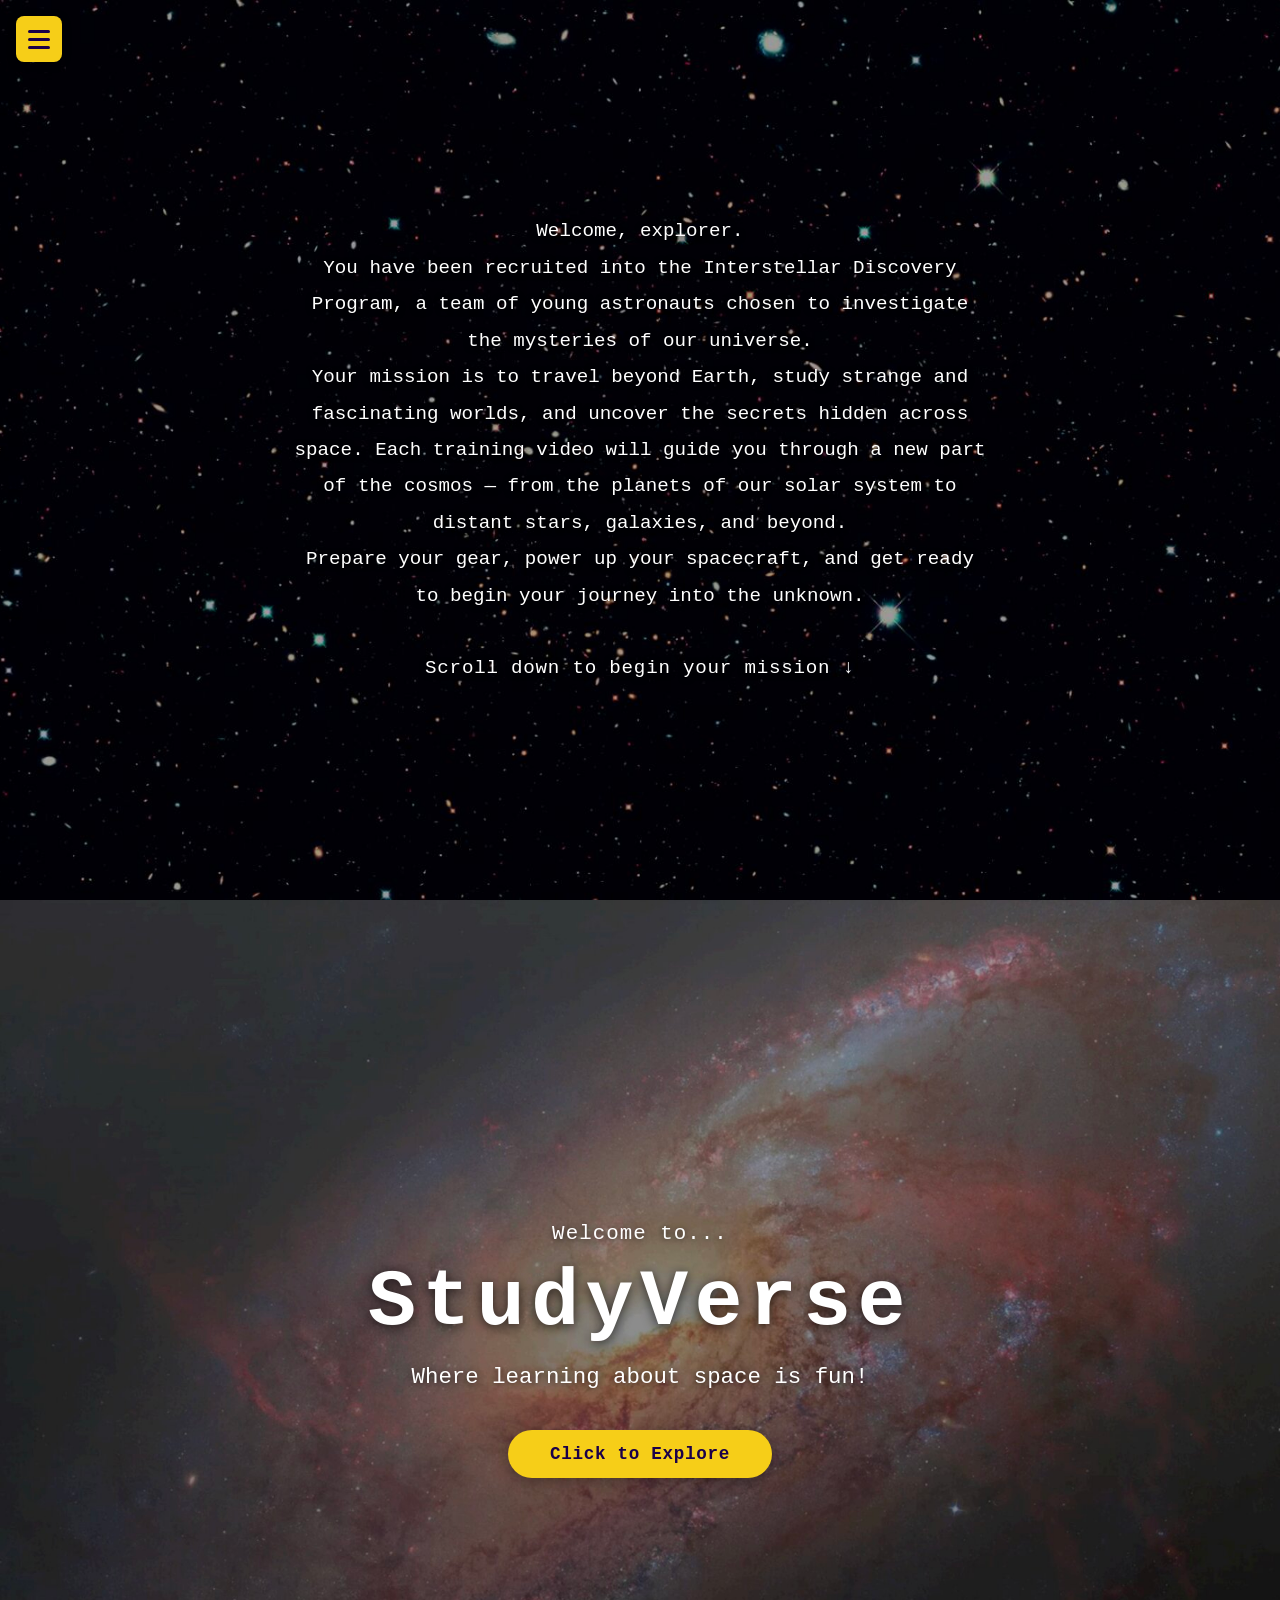
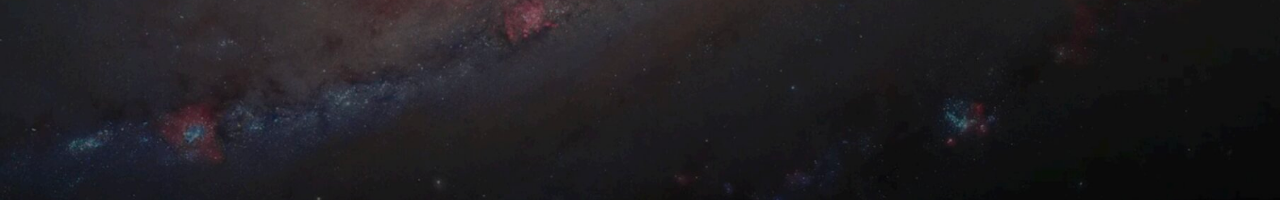
<file: index.html>
<!DOCTYPE html>
<html lang="en">
  <head>
    <meta charset="UTF-8" />
    <meta name="viewport" content="width=device-width, initial-scale=1.0" />
    <title>StudyVerse - Home</title>
    <link rel="stylesheet" href="css/home.css?v=2" />
    <link rel="stylesheet" href="css/sidebar.css?v=6" />
  </head>
  <body>

    <!-- Section 1: Storytelling Introduction -->
    <section class="intro-section">
      <div class="intro-content">
        <p>Welcome, explorer.</p>
        <p>You have been recruited into the Interstellar Discovery Program, a team of young astronauts chosen to investigate the mysteries of our universe.</p> 
        <p>Your mission is to travel beyond Earth, study strange and fascinating worlds, and uncover the secrets hidden across space. Each training video will guide you through a new part of the cosmos — from the planets of our solar system to distant stars, galaxies, and beyond.</p>
        <p>Prepare your gear, power up your spacecraft, and get ready to begin your journey into the unknown.</p>
        <p class="scroll-hint">Scroll down to begin your mission ↓</p>
      </div>
    </section>

    <!-- Section 2: Welcome -->
    <section class="welcome-section">
      <div class="welcome-content">
        <p class="welcome-label">Welcome to...</p>
        <h1 class="welcome-title">StudyVerse</h1>
        <p class="welcome-tagline">Where learning about space is fun!</p>
        <a href="video1.html" class="explore-btn">Click to Explore</a>
      </div>
    </section>

    <script src="js/progress.js?v=5"></script>
  </body>
</html>
</file>
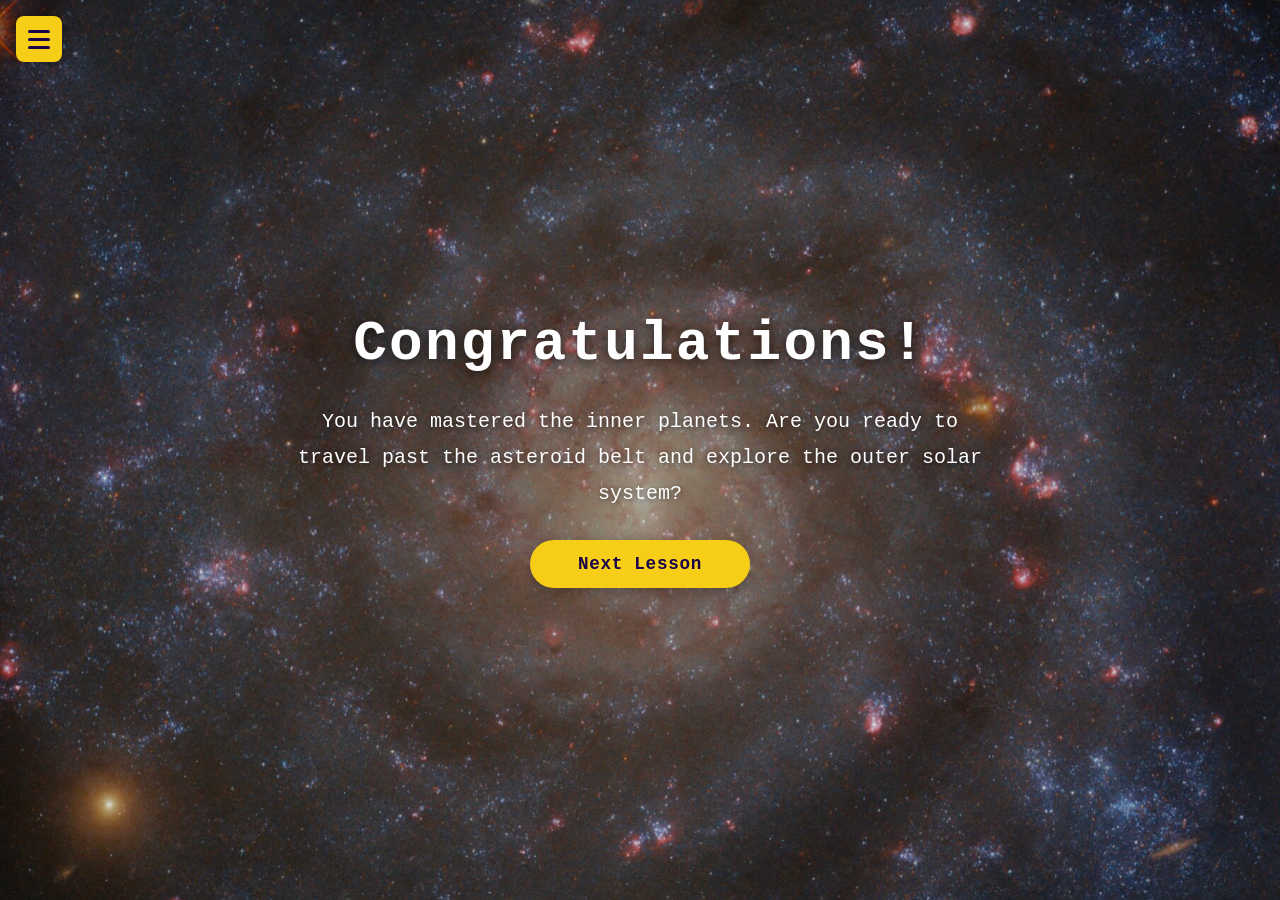
<file: congrats1.html>
<!DOCTYPE html>
<html lang="en">
  <head>
    <meta charset="UTF-8" />
    <meta name="viewport" content="width=device-width, initial-scale=1.0" />
    <title>StudyVerse - Congratulations!</title>
    <link rel="stylesheet" href="css/congrats1.css" />
    <link rel="stylesheet" href="css/sidebar.css?v=6" />
  </head>
  <body>
    <section class="congrats-page">
      <div class="congrats-content">
        <h1 class="congrats-heading">Congratulations!</h1>
        <p class="congrats-text">
          You have mastered the inner planets. Are you ready to travel past
          the asteroid belt and explore the outer solar system?
        </p>
        <a href="video2.html" class="congrats-btn">Next Lesson</a>
      </div>
    </section>
    <script src="js/progress.js?v=5"></script>
  </body>
</html>
</file>
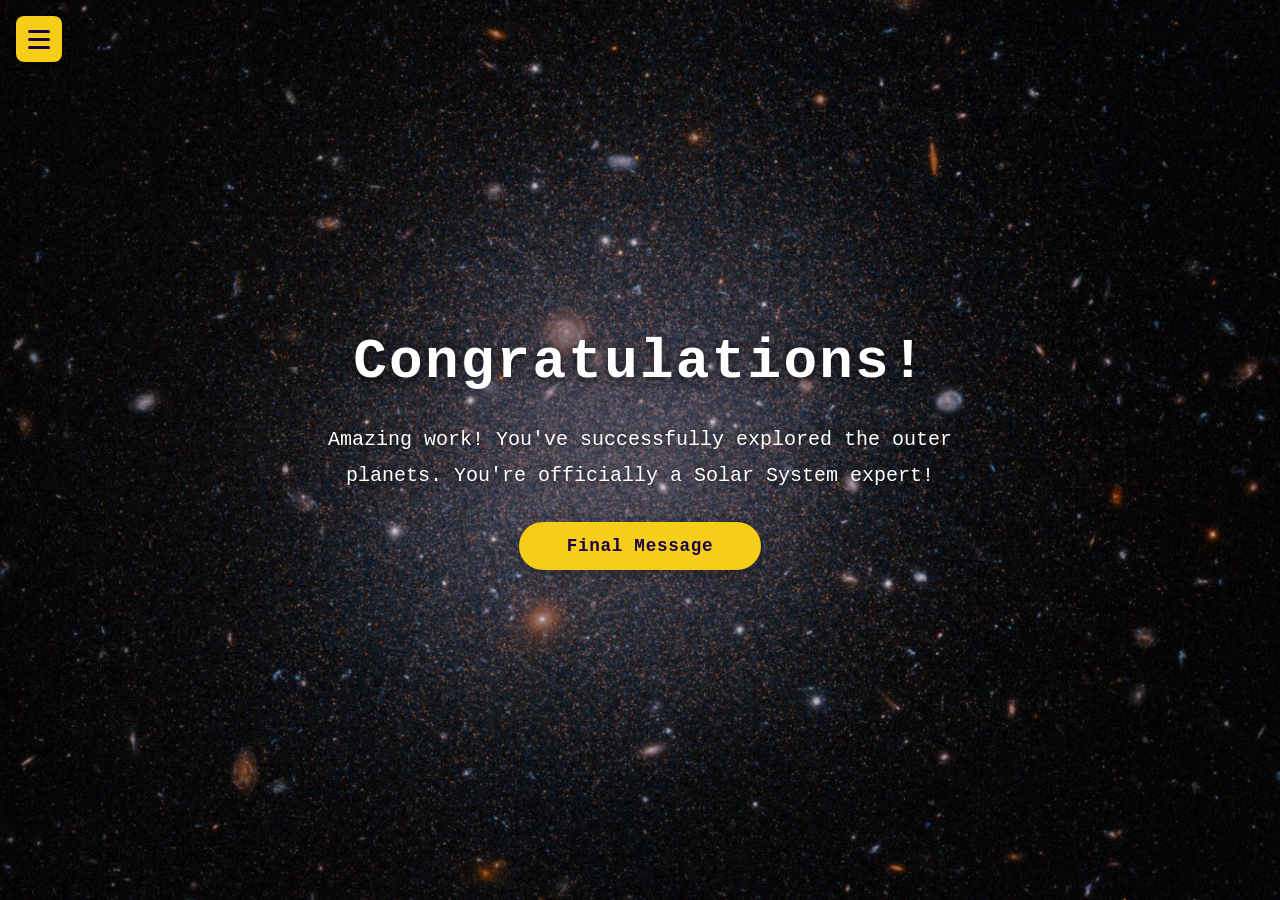
<file: congrats2.html>
<!DOCTYPE html>
<html lang="en">
  <head>
    <meta charset="UTF-8" />
    <meta name="viewport" content="width=device-width, initial-scale=1.0" />
    <title>StudyVerse - Congratulations!</title>
    <link rel="stylesheet" href="css/congrats2.css" />
    <link rel="stylesheet" href="css/sidebar.css?v=6" />
  </head>
  <body>
    <section class="congrats-page">
      <div class="congrats-content">
        <h1 class="congrats-heading">Congratulations!</h1>
        <p class="congrats-text">
          Amazing work! You've successfully explored the outer planets.
          You're officially a Solar System expert!
        </p>
        <a href="final.html" class="congrats-btn">Final Message</a>
      </div>
    </section>
    <script src="js/progress.js?v=5"></script>
  </body>
</html>
</file>
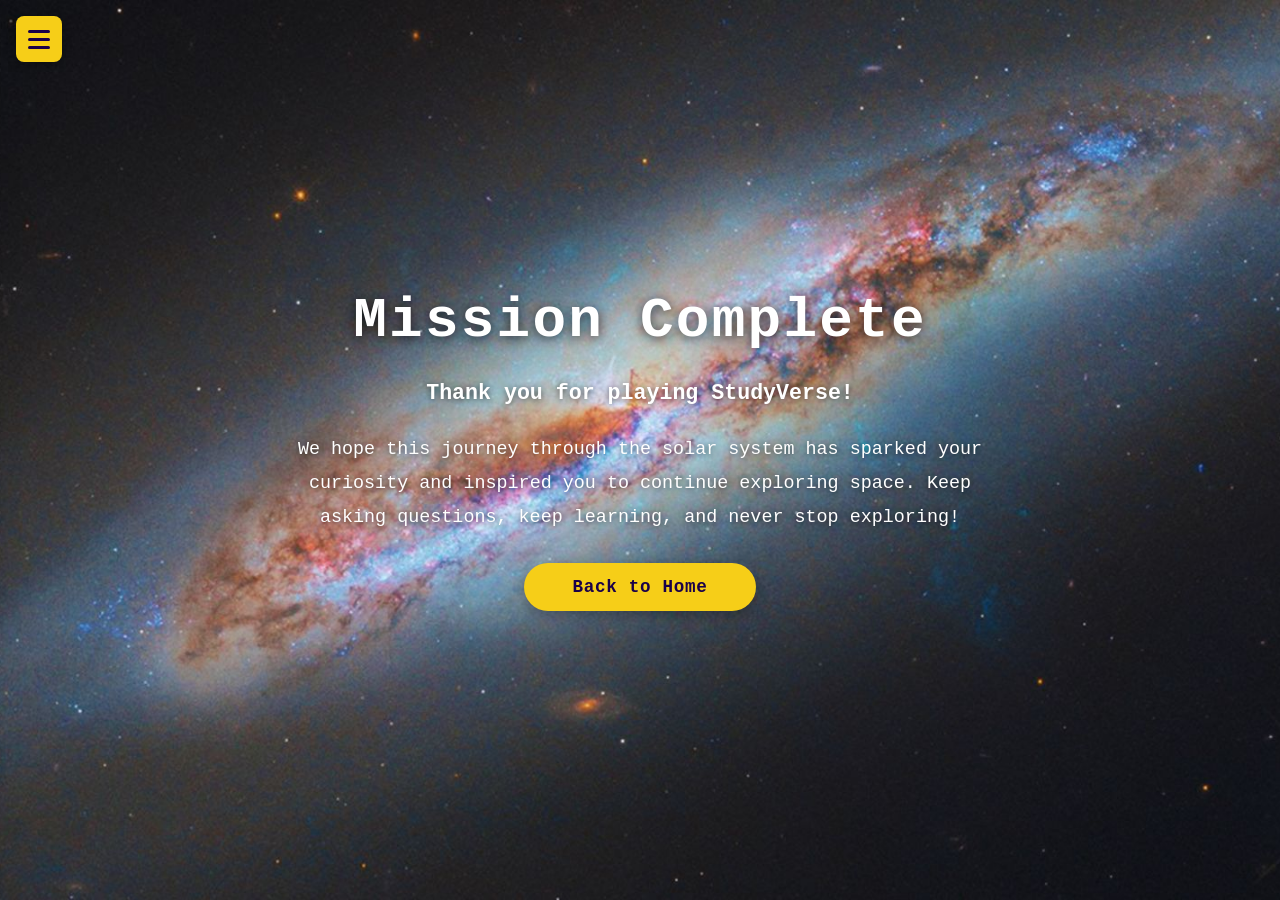
<file: final.html>
<!DOCTYPE html>
<html lang="en">
  <head>
    <meta charset="UTF-8" />
    <meta name="viewport" content="width=device-width, initial-scale=1.0" />
    <title>StudyVerse - Mission Complete</title>
    <link rel="stylesheet" href="css/final.css?v=2" />
    <link rel="stylesheet" href="css/sidebar.css?v=6" />
  </head>
  <body>
    <section class="final-page">
      <div class="final-content">
        <h1 class="final-heading">Mission Complete</h1>
        <p class="final-bold">Thank you for playing StudyVerse!</p>
        <p class="final-text">
          We hope this journey through the solar system has sparked your
          curiosity and inspired you to continue exploring space. Keep asking
          questions, keep learning, and never stop exploring!
        </p>
        <a href="index.html" class="final-btn">Back to Home</a>
      </div>
    </section>
    <script src="js/progress.js?v=5"></script>
  </body>
</html>
</file>
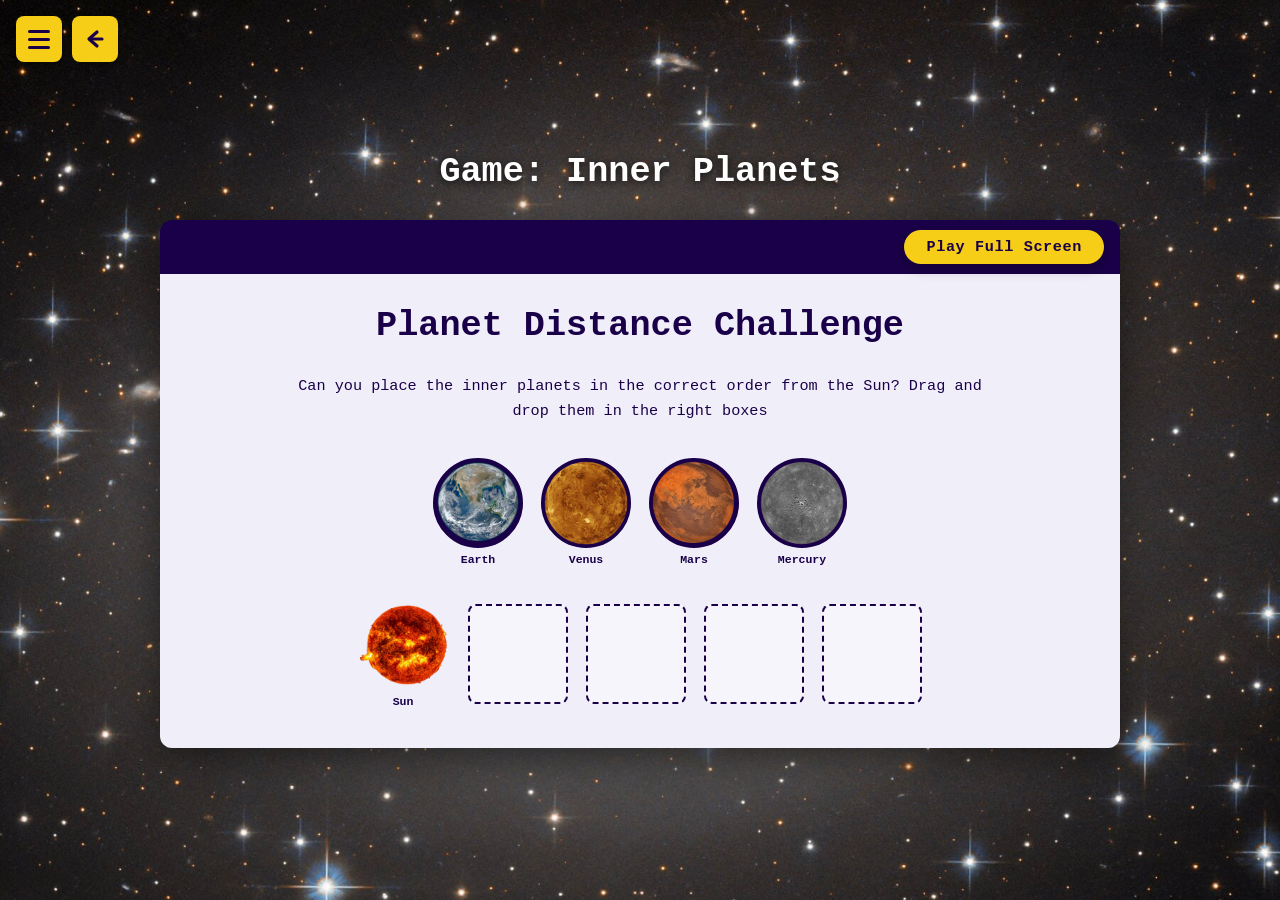
<file: game1.html>
<!DOCTYPE html>
<html lang="en">
  <head>
    <meta charset="UTF-8" />
    <meta name="viewport" content="width=device-width, initial-scale=1.0" />
    <title>StudyVerse - Game: Inner Planets</title>
    <link rel="stylesheet" href="css/game1.css" />
    <link rel="stylesheet" href="css/sidebar.css?v=6" />
  </head>
  <body>
    <section class="game-page">
      <h1 class="page-heading">Game: Inner Planets</h1>

      <div class="game-container" id="gameContainer">
        <!-- Top bar -->
        <div class="game-topbar">
          <button class="fullscreen-btn" onclick="toggleFullscreen()">Play Full Screen</button>
        </div>

        <!-- Game area -->
        <div class="game-area">
          <h2 class="game-title">Planet Distance Challenge</h2>
          <p class="game-subtitle">
            Can you place the inner planets in the correct order from the Sun?
            Drag and drop them in the right boxes
          </p>

          <!-- Draggable planet bank -->
          <div class="planets-row" id="planetsRow"></div>

          <!-- Sun + drop zones -->
          <div class="dropzone-row">
            <div class="sun-display">
              <img src="images/Sun.png" alt="Sun" />
              <span>Sun</span>
            </div>
            <div class="dropzones" id="dropzones"></div>
          </div>
        </div>
      </div>

      <!-- Shown only when game is won -->
      <a href="congrats1.html" class="continue-btn" id="continueBtn">Continue</a>
    </section>

    <script src="js/progress.js?v=5"></script>
    <script src="js/game1.js"></script>
  </body>
</html>
</file>
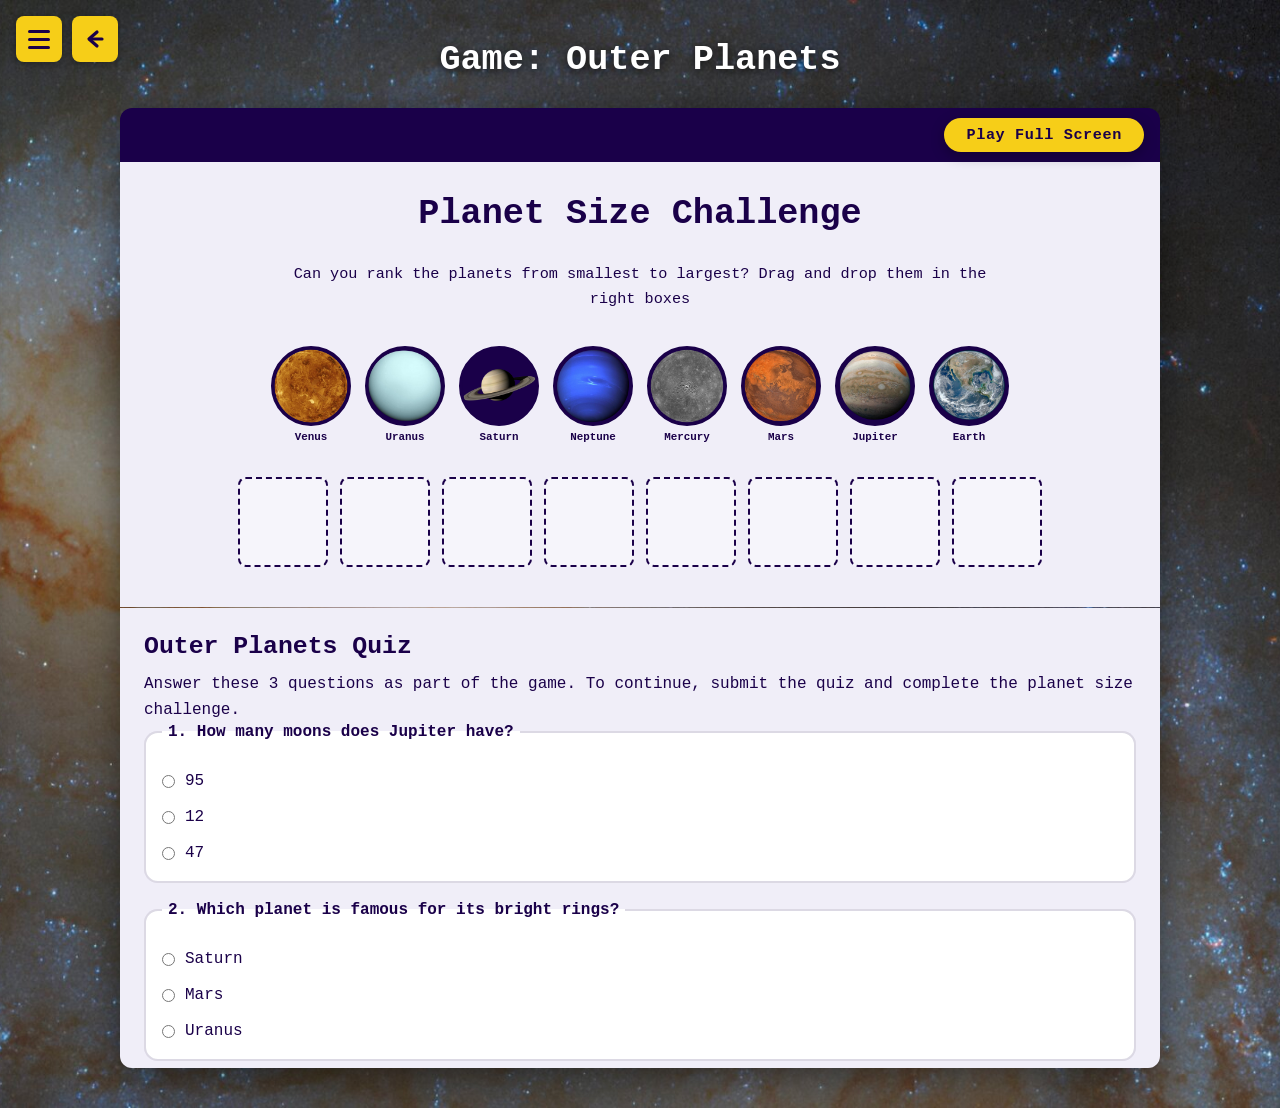
<file: game2.html>
<!DOCTYPE html>
<html lang="en">
  <head>
    <meta charset="UTF-8" />
    <meta name="viewport" content="width=device-width, initial-scale=1.0" />
    <title>StudyVerse - Game: Outer Planets</title>
    <link rel="stylesheet" href="css/game2.css?v=4" />
    <link rel="stylesheet" href="css/sidebar.css?v=6" />
  </head>
  <body>
    <section class="game-page">
      <h1 class="page-heading">Game: Outer Planets</h1>

      <div class="game-container" id="gameContainer">
        <!-- Top bar -->
        <div class="game-topbar">
          <button class="fullscreen-btn" onclick="toggleFullscreen()">Play Full Screen</button>
        </div>

        <!-- Game area -->
        <div class="game-area">
          <h2 class="game-title">Planet Size Challenge</h2>
          <p class="game-subtitle">
            Can you rank the planets from smallest to largest?
            Drag and drop them in the right boxes
          </p>

          <!-- Draggable planet bank -->
          <div class="planets-row" id="planetsRow"></div>

          <!-- Drop zones (no sun for this one) -->
          <div class="dropzones" id="dropzones"></div>
        </div>

        <section class="quiz-section" id="quizSection" aria-labelledby="quizTitle">
          <div class="quiz-panel">
            <div class="quiz-header">
              <h3 id="quizTitle">Outer Planets Quiz</h3>
            </div>

            <p class="quiz-intro">Answer these 3 questions as part of the game. To continue, submit the quiz and complete the planet size challenge.</p>

            <form class="quiz-form" id="quizForm">
              <fieldset class="quiz-question">
                <legend>1. How many moons does Jupiter have?</legend>
                <label><input type="radio" name="q1" value="95" required /> 95</label>
                <label><input type="radio" name="q1" value="12" /> 12</label>
                <label><input type="radio" name="q1" value="47" /> 47</label>
              </fieldset>

              <fieldset class="quiz-question">
                <legend>2. Which planet is famous for its bright rings?</legend>
                <label><input type="radio" name="q2" value="saturn" required /> Saturn</label>
                <label><input type="radio" name="q2" value="mars" /> Mars</label>
                <label><input type="radio" name="q2" value="uranus" /> Uranus</label>
              </fieldset>

              <fieldset class="quiz-question">
                <legend>3. Which planet is farthest from the Sun?</legend>
                <label><input type="radio" name="q3" value="neptune" required /> Neptune</label>
                <label><input type="radio" name="q3" value="venus" /> Venus</label>
                <label><input type="radio" name="q3" value="jupiter" /> Jupiter</label>
              </fieldset>

              <p class="quiz-result" id="quizResult" aria-live="polite"></p>

              <div class="quiz-actions">
                <button type="submit" class="quiz-submit-btn explore-btn">Submit Quiz</button>
              </div>
            </form>
          </div>
        </section>
      </div>

      <!-- Shown only when game is won -->
      <a href="congrats2.html" class="continue-btn" id="continueBtn">Continue</a>
    </section>

    <script src="js/progress.js?v=5"></script>
    <script src="js/game2.js?v=4"></script>
  </body>
</html>
</file>
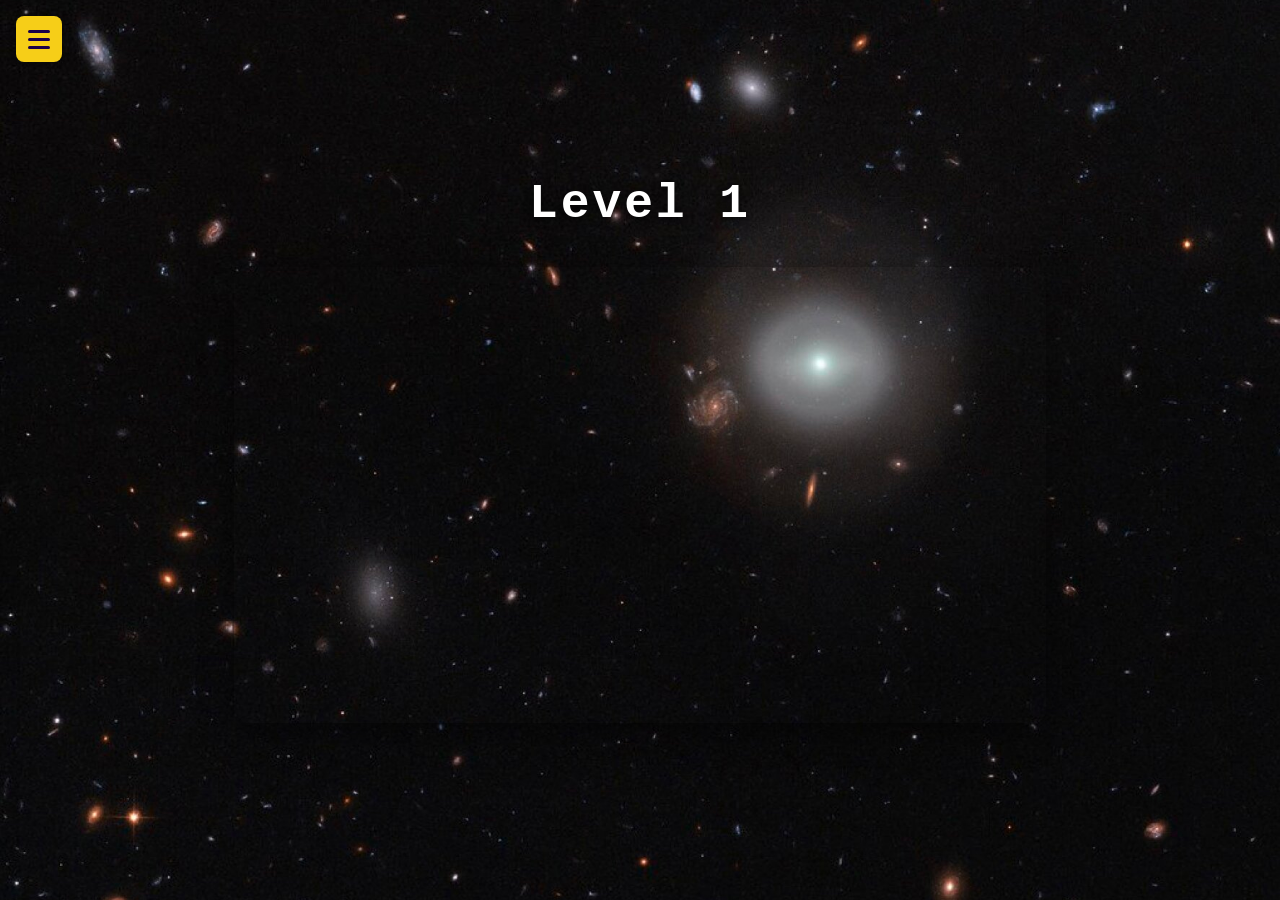
<file: video1.html>
<!DOCTYPE html>
<html lang="en">
  <head>
    <meta charset="UTF-8" />
    <meta name="viewport" content="width=device-width, initial-scale=1.0" />
    <title>StudyVerse - Level 1</title>
    <link rel="stylesheet" href="css/video1.css?v=2" />
    <link rel="stylesheet" href="css/sidebar.css?v=6" />
  </head>
  <body>

    <section class="video-section">
      <div class="video-content">

        <h1 class="level-heading">Level 1</h1>

        <div class="video-wrapper">
          <iframe
            id="lessonVideo"
            src="https://www.youtube.com/embed/NnhTqAZ4-UE?enablejsapi=1&rel=0"
            title="StudyVerse Level 1"
            frameborder="0"
            allow="accelerometer; autoplay; clipboard-write; encrypted-media; gyroscope; picture-in-picture"
            allowfullscreen
          ></iframe>
        </div>

        <a href="game1.html" class="unlock-btn" id="unlockBtn">Unlock Next Lesson</a>

      </div>
    </section>

    <script src="js/progress.js?v=5"></script>
  </body>
</html>
</file>
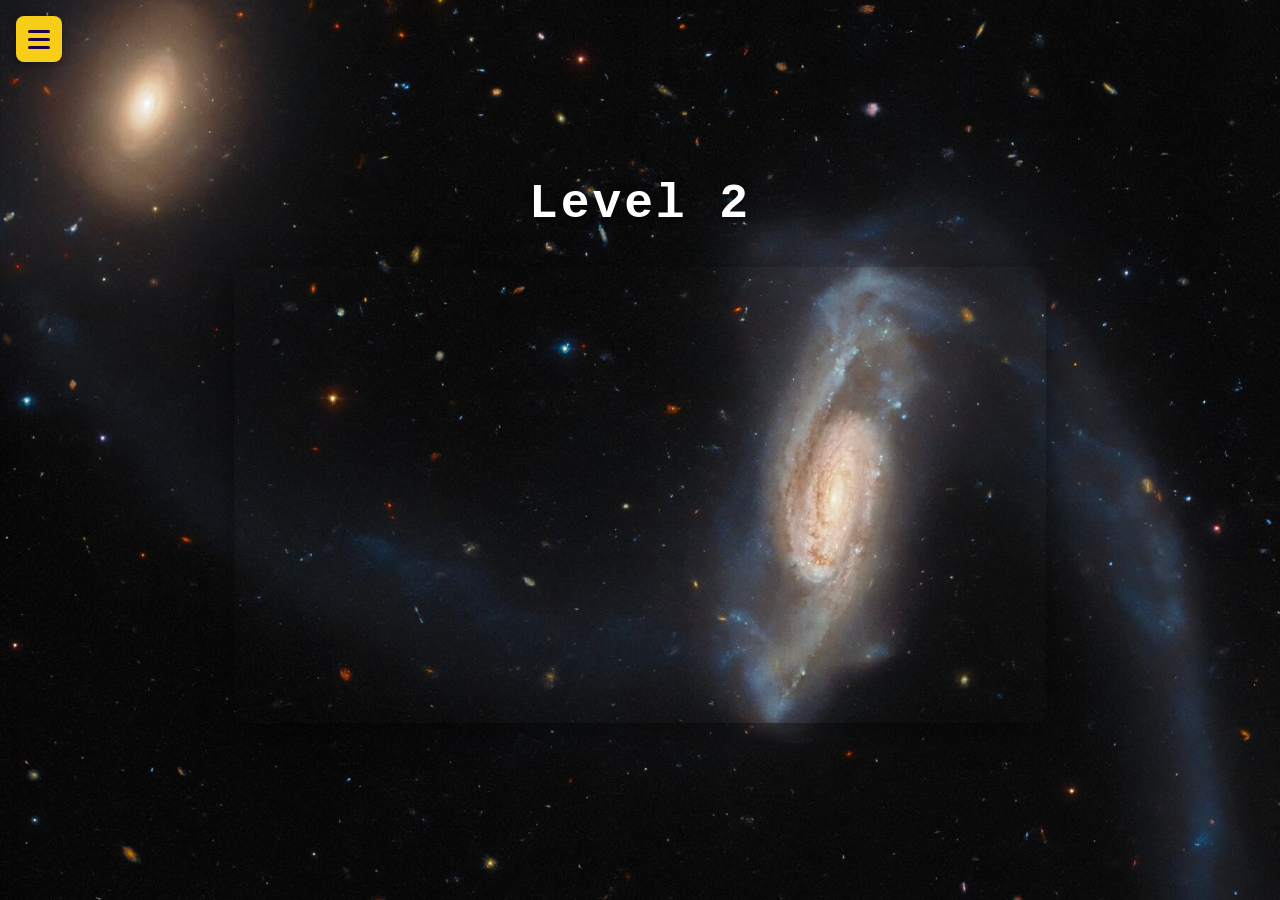
<file: video2.html>
<!DOCTYPE html>
<html lang="en">
  <head>
    <meta charset="UTF-8" />
    <meta name="viewport" content="width=device-width, initial-scale=1.0" />
    <title>StudyVerse - Level 2</title>
    <link rel="stylesheet" href="css/video2.css?v=2" />
    <link rel="stylesheet" href="css/sidebar.css?v=6" />
  </head>
  <body>

    <section class="video-section">
      <div class="video-content">

        <h1 class="level-heading">Level 2</h1>

        <div class="video-wrapper">
          <iframe
            id="lessonVideo"
            src="https://www.youtube.com/embed/07ZDtsjvCrA?enablejsapi=1&rel=0"
            title="StudyVerse Level 2"
            frameborder="0"
            allow="accelerometer; autoplay; clipboard-write; encrypted-media; gyroscope; picture-in-picture"
            allowfullscreen
          ></iframe>
        </div>

        <a href="game2.html" class="unlock-btn" id="unlockBtn">Unlock Next Lesson</a>

      </div>
    </section>

    <script src="js/progress.js?v=5"></script>
  </body>
</html>
</file>
<file: css/home.css>
/* ── Global Reset ── */
* {
  margin: 0;
  padding: 0;
  box-sizing: border-box;
}

body {
  font-family: 'Courier New', Courier, monospace;
  color: #ffffff;
}

/* ── Section 1 – Intro ── */
.intro-section {
  min-height: 100vh;
  background-image: url('../images/introBg.jpg');
  background-size: cover;
  background-position: center;
  background-repeat: no-repeat;
  position: relative;
  display: flex;
  align-items: center;
  justify-content: center;
}

.intro-content {
  max-width: 780px;
  padding: 60px 40px;
  text-align: center;
}

.intro-content p {
  font-size: 1.2rem;
  line-height: 1.9;
  color: #ffffff;
  text-shadow: 0 1px 6px rgba(0, 0, 0, 0.7);
}

.scroll-hint {
  display: block;
  margin-top: 36px;
  font-size: 0.95rem;
  color: rgba(255, 255, 255, 0.9);
  text-shadow: 0 1px 6px rgba(0, 0, 0, 0.7);
  letter-spacing: 0.04em;
}

/* ── Section 2 – Welcome ── */
.welcome-section {
  min-height: 100vh;
  background-image: url('../images/welcomeBg.jpg');
  background-size: cover;
  background-position: center;
  background-repeat: no-repeat;
  display: flex;
  align-items: center;
  justify-content: center;
}

.welcome-content {
  text-align: center;
  padding: 60px 40px;
}

.welcome-label {
  font-size: 1.3rem;
  letter-spacing: 0.05em;
  color: #ffffff;
  text-shadow: 0 1px 6px rgba(0, 0, 0, 0.6);
  margin-bottom: 12px;
}

.welcome-title {
  font-size: 5rem;
  font-weight: bold;
  letter-spacing: 0.08em;
  color: #ffffff;
  text-shadow: 0 2px 12px rgba(0, 0, 0, 0.7);
  margin-bottom: 16px;
}

.welcome-tagline {
  font-size: 1.4rem;
  color: #ffffff;
  text-shadow: 0 1px 6px rgba(0, 0, 0, 0.6);
  margin-bottom: 40px;
}

/* ── Explore Button ── */
.explore-btn {
  display: inline-block;
  background-color: #FFFBFB;
  color: #1a1a2e;
  text-decoration: none;
  font-size: 1.1rem;
  font-weight: 600;
  padding: 14px 42px;
  border-radius: 40px;
  letter-spacing: 0.04em;
  transition: background-color 0.25s ease, transform 0.2s ease;
  box-shadow: 0 4px 14px rgba(0, 0, 0, 0.35);
}

.explore-btn:hover {
  background-color: #e8e4e4;
  transform: translateY(-2px);
}

.explore-btn:active {
  transform: translateY(0);
}
</file>
<file: css/sidebar.css>
/* ════════════════════════════════
   HAMBURGER BUTTON
   ════════════════════════════════ */
#hamburgerBtn {
  position: fixed;
  top: 16px;
  left: 16px;
  z-index: 1001;
  width: 46px;
  height: 46px;
  background-color: #F6CE18;
  border: none;
  border-radius: 8px;
  display: flex;
  flex-direction: column;
  justify-content: center;
  align-items: center;
  gap: 5px;
  cursor: pointer;
  padding: 10px;
  box-shadow: 0 2px 8px rgba(0, 0, 0, 0.35);
  transition: background-color 0.2s ease;
}
#hamburgerBtn:hover { background-color: #e0b800; }

#hamburgerBtn span {
  display: block;
  width: 22px;
  height: 3px;
  background-color: #1A0049;
  border-radius: 2px;
}

#backBtn,
#nextBtn {
  position: fixed;
  top: 16px;
  left: 72px;
  z-index: 1001;
  width: 46px;
  height: 46px;
  background-color: #F6CE18;
  border: none;
  border-radius: 8px;
  display: none;
  align-items: center;
  justify-content: center;
  cursor: pointer;
  box-shadow: 0 2px 8px rgba(0, 0, 0, 0.35);
  transition: background-color 0.2s ease, transform 0.2s ease;
}

#backBtn.visible,
#nextBtn.visible {
  display: flex;
}

#nextBtn {
  left: auto;
  right: 16px;
}

#backBtn svg,
#nextBtn svg {
  width: 28px;
  height: 24px;
  stroke: #1A0049;
  stroke-width: 3.2;
  fill: none;
  stroke-linecap: round;
  stroke-linejoin: round;
}

#backBtn:hover,
#nextBtn:hover {
  background-color: #e0b800;
  transform: translateY(-1px);
}

#backBtn:active,
#nextBtn:active {
  transform: translateY(0);
}

/* Shared action button style */
.explore-btn,
.unlock-btn,
.fullscreen-btn,
.continue-btn,
.congrats-btn,
.final-btn {
  background-color: #F6CE18;
  color: #1A0049;
  border: none;
  border-radius: 40px;
  font-family: 'Courier New', Courier, monospace;
  font-weight: 700;
  letter-spacing: 0.04em;
  box-shadow: 0 4px 14px rgba(0, 0, 0, 0.3);
  transition: background-color 0.25s ease, transform 0.2s ease;
}

.explore-btn:hover,
.unlock-btn:hover,
.fullscreen-btn:hover,
.continue-btn:hover,
.congrats-btn:hover,
.final-btn:hover {
  background-color: #e0b800;
  transform: translateY(-2px);
}

.explore-btn:active,
.unlock-btn:active,
.fullscreen-btn:active,
.continue-btn:active,
.congrats-btn:active,
.final-btn:active {
  transform: translateY(0);
}

/* ════════════════════════════════
   OVERLAY (click to close)
   ════════════════════════════════ */
#sidebarOverlay {
  display: none;
  position: fixed;
  inset: 0;
  background: rgba(0, 0, 0, 0.45);
  z-index: 999;
}
#sidebarOverlay.open { display: block; }

/* ════════════════════════════════
   SIDEBAR PANEL
   ════════════════════════════════ */
#sidebar {
  position: fixed;
  top: 0;
  left: -280px;
  width: 260px;
  height: 100vh;
  background-color: #1A0049;
  z-index: 1000;
  transition: left 0.3s ease;
  display: flex;
  flex-direction: column;
  padding: 20px 0 32px;
  box-shadow: 4px 0 24px rgba(0, 0, 0, 0.5);
}
#sidebar.open { left: 0; }

/* Close button */
#sidebarCloseBtn {
  align-self: flex-end;
  margin-right: 16px;
  background: none;
  border: none;
  color: #ffffff;
  font-size: 1.4rem;
  cursor: pointer;
  padding: 4px 10px;
  border-radius: 4px;
  transition: color 0.2s ease;
  font-family: 'Courier New', Courier, monospace;
}
#sidebarCloseBtn:hover { color: #F6CE18; }

/* Sidebar title */
.sidebar-title {
  font-family: 'Courier New', Courier, monospace;
  font-size: 1.05rem;
  font-weight: 900;
  color: #F6CE18;
  padding: 14px 24px 18px;
  border-bottom: 1px solid rgba(246, 206, 24, 0.25);
  margin-bottom: 12px;
  letter-spacing: 0.08em;
}

/* ════════════════════════════════
   NAV LIST
   ════════════════════════════════ */
#sidebar ul {
  list-style: none;
  padding: 0 12px;
  display: flex;
  flex-direction: column;
  gap: 4px;
}

/* Unlocked item */
#sidebar ul li a {
  display: block;
  color: #ffffff;
  text-decoration: none;
  font-family: 'Courier New', Courier, monospace;
  font-size: 1rem;
  padding: 11px 16px;
  border-radius: 8px;
  transition: background-color 0.2s ease, color 0.2s ease;
}
#sidebar ul li a:hover {
  background-color: rgba(246, 206, 24, 0.15);
  color: #F6CE18;
}

/* Locked item */
#sidebar ul li.locked {
  display: flex;
  align-items: center;
  justify-content: space-between;
  padding: 11px 16px;
  border-radius: 8px;
  color: #5a5a7a;
  font-family: 'Courier New', Courier, monospace;
  font-size: 1rem;
  cursor: not-allowed;
  user-select: none;
}
.lock-icon { font-size: 0.85rem; }
</file>
<file: css/congrats1.css>
/* ── Reset ── */
* { margin: 0; padding: 0; box-sizing: border-box; }

body { font-family: 'Courier New', Courier, monospace; }

/* ── Page ── */
.congrats-page {
  min-height: 100vh;
  background-image: url('../images/congrat1Bg.jpg');
  background-size: cover;
  background-position: center;
  background-repeat: no-repeat;
  display: flex;
  align-items: center;
  justify-content: center;
  padding: 60px 24px;
}

/* ── Content card ── */
.congrats-content {
  display: flex;
  flex-direction: column;
  align-items: center;
  gap: 28px;
  text-align: center;
  max-width: 700px;
}

/* ── Heading ── */
.congrats-heading {
  font-size: 3.5rem;
  font-weight: bold;
  color: #ffffff;
  text-shadow: 0 2px 12px rgba(0, 0, 0, 0.7);
  letter-spacing: 0.04em;
}

/* ── Paragraph ── */
.congrats-text {
  font-size: 1.25rem;
  line-height: 1.8;
  color: #ffffff;
  text-shadow: 0 1px 6px rgba(0, 0, 0, 0.6);
}

/* ── Button ── */
.congrats-btn {
  display: inline-block;
  background-color: #F6CE18;
  color: #000000;
  text-decoration: none;
  font-size: 1.1rem;
  font-weight: 700;
  padding: 14px 48px;
  border-radius: 40px;
  letter-spacing: 0.04em;
  box-shadow: 0 4px 14px rgba(0, 0, 0, 0.3);
  transition: background-color 0.25s ease, transform 0.2s ease;
}
.congrats-btn:hover { background-color: #d4ae00; transform: translateY(-2px); }
.congrats-btn:active { transform: translateY(0); }
</file>
<file: css/congrats2.css>
/* ── Reset ── */
* { margin: 0; padding: 0; box-sizing: border-box; }

body { font-family: 'Courier New', Courier, monospace; }

/* ── Page ── */
.congrats-page {
  min-height: 100vh;
  background-image: url('../images/congrat2Bg.jpg');
  background-size: cover;
  background-position: center;
  background-repeat: no-repeat;
  display: flex;
  align-items: center;
  justify-content: center;
  padding: 60px 24px;
}

/* ── Content card ── */
.congrats-content {
  display: flex;
  flex-direction: column;
  align-items: center;
  gap: 28px;
  text-align: center;
  max-width: 700px;
}

/* ── Heading ── */
.congrats-heading {
  font-size: 3.5rem;
  font-weight: bold;
  color: #ffffff;
  text-shadow: 0 2px 12px rgba(0, 0, 0, 0.7);
  letter-spacing: 0.04em;
}

/* ── Paragraph ── */
.congrats-text {
  font-size: 1.25rem;
  line-height: 1.8;
  color: #ffffff;
  text-shadow: 0 1px 6px rgba(0, 0, 0, 0.6);
}

/* ── Button ── */
.congrats-btn {
  display: inline-block;
  background-color: #F6CE18;
  color: #000000;
  text-decoration: none;
  font-size: 1.1rem;
  font-weight: 700;
  padding: 14px 48px;
  border-radius: 40px;
  letter-spacing: 0.04em;
  box-shadow: 0 4px 14px rgba(0, 0, 0, 0.3);
  transition: background-color 0.25s ease, transform 0.2s ease;
}
.congrats-btn:hover { background-color: #d4ae00; transform: translateY(-2px); }
.congrats-btn:active { transform: translateY(0); }
</file>
<file: css/final.css>
/* ── Reset ── */
* { margin: 0; padding: 0; box-sizing: border-box; }

body { font-family: 'Courier New', Courier, monospace; }

/* ── Page ── */
.final-page {
  min-height: 100vh;
  background-image: url('../images/missionCompBg.jpg');
  background-size: cover;
  background-position: center;
  background-repeat: no-repeat;
  display: flex;
  align-items: center;
  justify-content: center;
  padding: 60px 24px;
}

/* ── Content ── */
.final-content {
  display: flex;
  flex-direction: column;
  align-items: center;
  gap: 28px;
  text-align: center;
  max-width: 720px;
}

/* ── Heading ── */
.final-heading {
  font-size: 3.5rem;
  font-weight: bold;
  color: #ffffff;
  text-shadow: 0 2px 12px rgba(0, 0, 0, 0.7);
  letter-spacing: 0.04em;
}

/* ── Bold paragraph ── */
.final-bold {
  font-size: 1.35rem;
  font-weight: bold;
  color: #ffffff;
  text-shadow: 0 1px 6px rgba(0, 0, 0, 0.6);
}

/* ── Normal paragraph ── */
.final-text {
  font-size: 1.15rem;
  font-weight: normal;
  line-height: 1.85;
  color: #ffffff;
  text-shadow: 0 1px 6px rgba(0, 0, 0, 0.6);
}

/* ── Button ── */
.final-btn {
  display: inline-block;
  background-color: #FFFBFB;
  color: #000000;
  text-decoration: none;
  font-size: 1.1rem;
  font-weight: 700;
  padding: 14px 48px;
  border-radius: 40px;
  letter-spacing: 0.04em;
  box-shadow: 0 4px 14px rgba(0, 0, 0, 0.3);
  transition: background-color 0.25s ease, transform 0.2s ease;
}
.final-btn:hover { background-color: #e8e4e4; transform: translateY(-2px); }
.final-btn:active { transform: translateY(0); }
</file>
<file: css/game1.css>
/* ── Reset ── */
* { margin: 0; padding: 0; box-sizing: border-box; }

body { font-family: 'Courier New', Courier, monospace; }

/* ── Page ── */
.game-page {
  min-height: 100vh;
  background-image: url('../images/game1Bg.jpg');
  background-size: cover;
  background-position: center;
  background-repeat: no-repeat;
  display: flex;
  flex-direction: column;
  align-items: center;
  justify-content: center;
  gap: 28px;
  padding: 40px 20px;
}

.page-heading {
  color: #ffffff;
  font-size: 2.2rem;
  text-shadow: 0 2px 8px rgba(0,0,0,0.7);
  font-family: 'Courier New', Courier, monospace;
}

/* ── Game Container ── */
.game-container {
  width: 100%;
  max-width: 960px;
  border-radius: 12px;
  overflow: hidden;
  box-shadow: 0 8px 40px rgba(0,0,0,0.55);
}

.game-topbar {
  background-color: #1A0049;
  display: flex;
  justify-content: flex-end;
  padding: 10px 16px;
}

.fullscreen-btn {
  background-color: #FFEE36;
  color: #000000;
  border: none;
  border-radius: 20px;
  padding: 8px 22px;
  font-size: 0.95rem;
  font-weight: 700;
  cursor: pointer;
  font-family: 'Courier New', Courier, monospace;
  transition: background-color 0.2s ease, transform 0.15s ease;
}
.fullscreen-btn:hover { background-color: #e6d700; transform: scale(1.04); }

/* ── Game Area ── */
.game-area {
  background-color: #f0eef8;
  padding: 32px 28px 40px;
  display: flex;
  flex-direction: column;
  align-items: center;
  gap: 28px;
}

.game-title {
  font-size: 2.2rem;
  font-weight: 900;
  color: #1A0049;
  text-align: center;
}

.game-subtitle {
  font-size: 0.95rem;
  color: #1A0049;
  text-align: center;
  max-width: 700px;
  line-height: 1.65;
}

/* ── Planet Bank ── */
.planets-row {
  display: flex;
  flex-wrap: wrap;
  gap: 18px;
  justify-content: center;
  min-height: 115px;
  width: 100%;
  padding: 6px;
}

/* ── Planet Item ── */
.planet-item {
  display: flex;
  flex-direction: column;
  align-items: center;
  gap: 5px;
  cursor: grab;
  user-select: none;
  transition: transform 0.15s ease;
}
.planet-item:active { cursor: grabbing; }
.planet-item img {
  width: 90px;
  height: 90px;
  border-radius: 50%;
  object-fit: cover;
  background-color: #1A0049;
  border: 3px solid #1A0049;
  display: block;
}
.planet-item span {
  font-size: 0.72rem;
  color: #1A0049;
  font-weight: 700;
  font-family: 'Courier New', Courier, monospace;
}

/* ── Drop Zone Row ── */
.dropzone-row {
  display: flex;
  align-items: center;
  gap: 20px;
  width: 100%;
  justify-content: center;
  flex-wrap: wrap;
}

.sun-display {
  display: flex;
  flex-direction: column;
  align-items: center;
  gap: 5px;
}
.sun-display img {
  width: 90px;
  height: 90px;
  border-radius: 50%;
  object-fit: cover;
}
.sun-display span {
  font-size: 0.72rem;
  color: #1A0049;
  font-weight: 700;
}

.dropzones {
  display: flex;
  gap: 18px;
  flex-wrap: wrap;
  justify-content: center;
}

.drop-zone {
  width: 100px;
  height: 100px;
  border: 2px dashed #1A0049;
  border-radius: 8px;
  display: flex;
  align-items: center;
  justify-content: center;
  background-color: rgba(255,255,255,0.4);
  transition: border-color 0.2s, background-color 0.2s;
}
.drop-zone.drag-over  { border-color: #7c4dff; background-color: rgba(124,77,255,0.12); }
.drop-zone.correct    { border-color: #00c853; background-color: rgba(0,200,83,0.15); }
.drop-zone.incorrect  { border-color: #d50000; background-color: rgba(213,0,0,0.1); }

/* ── Continue Button ── */
.continue-btn {
  display: none;
  background-color: #FFFBFB;
  color: #000000;
  text-decoration: none;
  font-size: 1.1rem;
  font-weight: 700;
  padding: 14px 44px;
  border-radius: 40px;
  font-family: 'Courier New', Courier, monospace;
  box-shadow: 0 4px 14px rgba(0,0,0,0.3);
  transition: background-color 0.25s ease, transform 0.2s ease;
}
.continue-btn.visible { display: inline-block; }
.continue-btn:hover { background-color: #e8e4e4; transform: translateY(-2px); }

/* ── Fullscreen ── */
#gameContainer:fullscreen { border-radius: 0; max-width: 100%; height: 100vh; display: flex; flex-direction: column; }
#gameContainer:fullscreen .game-area { flex: 1; justify-content: center; overflow-y: auto; }
</file>
<file: css/game2.css>
/* ── Reset ── */
* { margin: 0; padding: 0; box-sizing: border-box; }

body { font-family: 'Courier New', Courier, monospace; }

/* ── Page ── */
.game-page {
  min-height: 100vh;
  background-image: url('../images/game2Bg.jpg');
  background-size: cover;
  background-position: center;
  background-repeat: no-repeat;
  display: flex;
  flex-direction: column;
  align-items: center;
  justify-content: center;
  gap: 28px;
  padding: 40px 20px;
}

.page-heading {
  color: #ffffff;
  font-size: 2.2rem;
  text-shadow: 0 2px 8px rgba(0,0,0,0.7);
  font-family: 'Courier New', Courier, monospace;
}

/* ── Game Container ── */
.game-container {
  width: 100%;
  max-width: 1040px;
  border-radius: 12px;
  overflow: hidden;
  box-shadow: 0 8px 40px rgba(0,0,0,0.55);
}

.game-topbar {
  background-color: #1A0049;
  display: flex;
  justify-content: flex-end;
  padding: 10px 16px;
}

.fullscreen-btn {
  background-color: #FFEE36;
  color: #000000;
  border: none;
  border-radius: 20px;
  padding: 8px 22px;
  font-size: 0.95rem;
  font-weight: 700;
  cursor: pointer;
  font-family: 'Courier New', Courier, monospace;
  transition: background-color 0.2s ease, transform 0.15s ease;
}
.fullscreen-btn:hover { background-color: #e6d700; transform: scale(1.04); }

/* ── Game Area ── */
.game-area {
  background-color: #f0eef8;
  padding: 32px 28px 40px;
  display: flex;
  flex-direction: column;
  align-items: center;
  gap: 28px;
}

.game-title {
  font-size: 2.2rem;
  font-weight: 900;
  color: #1A0049;
  text-align: center;
}

.game-subtitle {
  font-size: 0.95rem;
  color: #1A0049;
  text-align: center;
  max-width: 700px;
  line-height: 1.65;
}

/* ── Planet Bank (smaller circles for 8 planets) ── */
.planets-row {
  display: flex;
  flex-wrap: wrap;
  gap: 14px;
  justify-content: center;
  min-height: 105px;
  width: 100%;
  padding: 6px;
}

/* ── Planet Item ── */
.planet-item {
  display: flex;
  flex-direction: column;
  align-items: center;
  gap: 5px;
  cursor: grab;
  user-select: none;
  transition: transform 0.15s ease;
}
.planet-item:active { cursor: grabbing; }
.planet-item img {
  width: 80px;
  height: 80px;
  border-radius: 50%;
  object-fit: cover;
  background-color: #1A0049;
  border: 3px solid #1A0049;
  display: block;
}
.planet-item span {
  font-size: 0.68rem;
  color: #1A0049;
  font-weight: 700;
  font-family: 'Courier New', Courier, monospace;
}

/* ── Drop Zones (8 in a row) ── */
.dropzones {
  display: flex;
  gap: 12px;
  flex-wrap: wrap;
  justify-content: center;
  width: 100%;
}

.drop-zone {
  width: 90px;
  height: 90px;
  border: 2px dashed #1A0049;
  border-radius: 8px;
  display: flex;
  align-items: center;
  justify-content: center;
  background-color: rgba(255,255,255,0.4);
  transition: border-color 0.2s, background-color 0.2s;
}
.drop-zone.drag-over  { border-color: #7c4dff; background-color: rgba(124,77,255,0.12); }
.drop-zone.correct    { border-color: #00c853; background-color: rgba(0,200,83,0.15); }
.drop-zone.incorrect  { border-color: #d50000; background-color: rgba(213,0,0,0.1); }

/* ── Continue Button ── */
.continue-btn {
  display: none;
  background-color: #FFFBFB;
  color: #000000;
  text-decoration: none;
  font-size: 1.1rem;
  font-weight: 700;
  padding: 14px 44px;
  border-radius: 40px;
  font-family: 'Courier New', Courier, monospace;
  box-shadow: 0 4px 14px rgba(0,0,0,0.3);
  transition: background-color 0.25s ease, transform 0.2s ease;
}
.continue-btn.visible { display: inline-block; }
.continue-btn:hover { background-color: #e8e4e4; transform: translateY(-2px); }

/* ── Quiz Section ── */
.quiz-section {
  width: 100%;
  border-top: 1px solid rgba(26, 0, 73, 0.12);
}

.quiz-panel {
  width: 100%;
  max-height: 460px;
  overflow-y: auto;
  background: #f0eef8;
  color: #1A0049;
  border-radius: 0;
  padding: 24px;
  box-shadow: none;
}

.quiz-header {
  display: flex;
  align-items: center;
  justify-content: space-between;
  gap: 14px;
  margin-bottom: 12px;
}

.quiz-header h3 {
  font-size: 1.55rem;
  margin: 0;
}

.quiz-intro,
.quiz-scroll-note,
.quiz-result {
  line-height: 1.6;
}

.quiz-scroll-note {
  font-size: 0.95rem;
  margin-top: 8px;
  margin-bottom: 18px;
  color: #4b2d7f;
}

.quiz-form {
  display: flex;
  flex-direction: column;
  gap: 18px;
}

.quiz-question {
  border: 2px solid rgba(26, 0, 73, 0.15);
  border-radius: 14px;
  padding: 16px;
  background-color: #ffffff;
}

.quiz-question legend {
  font-weight: 700;
  padding: 0 6px;
}

.quiz-question label {
  display: flex;
  align-items: center;
  gap: 10px;
  margin-top: 12px;
  line-height: 1.5;
}

.quiz-question input[type="radio"] {
  accent-color: #1A0049;
}

.quiz-result {
  min-height: 24px;
  font-weight: 700;
}

.quiz-actions {
  display: flex;
  justify-content: flex-end;
  gap: 12px;
  margin-top: 6px;
}

.quiz-submit-btn {
  padding: 12px 26px;
  text-decoration: none;
  cursor: pointer;
}

@media (max-width: 640px) {
  .quiz-panel {
    padding: 18px;
    max-height: 520px;
  }

  .quiz-header {
    align-items: flex-start;
    flex-direction: column;
  }

  .quiz-actions {
    justify-content: stretch;
  }

  .quiz-submit-btn {
    width: 100%;
  }
}

/* ── Fullscreen ── */
#gameContainer:fullscreen { border-radius: 0; max-width: 100%; height: 100vh; display: flex; flex-direction: column; }
#gameContainer:fullscreen .game-area { flex: 1; justify-content: center; overflow-y: auto; }
</file>
<file: css/video1.css>
/* ── Global Reset ── */
* {
  margin: 0;
  padding: 0;
  box-sizing: border-box;
}

body {
  font-family: 'Courier New', Courier, monospace;
}

/* ── Video Section ── */
.video-section {
  min-height: 100vh;
  background-image: url('../images/vid1Bg.jpg');
  background-size: cover;
  background-position: center;
  background-repeat: no-repeat;
  display: flex;
  align-items: center;
  justify-content: center;
}

.video-content {
  display: flex;
  flex-direction: column;
  align-items: center;
  gap: 36px;
  padding: 60px 24px;
  width: 100%;
  max-width: 860px;
}

/* ── Level Heading ── */
.level-heading {
  font-size: 3rem;
  font-weight: bold;
  color: #ffffff;
  text-shadow: 0 2px 10px rgba(0, 0, 0, 0.7);
  letter-spacing: 0.06em;
}

/* ── Responsive iframe (16:9) ── */
.video-wrapper {
  position: relative;
  width: 100%;
  padding-top: 56.25%; /* 16:9 ratio */
  border-radius: 12px;
  overflow: hidden;
  box-shadow: 0 8px 32px rgba(0, 0, 0, 0.5);
}

.video-wrapper iframe {
  position: absolute;
  top: 0;
  left: 0;
  width: 100%;
  height: 100%;
  border: 0;
  display: block;
}

/* ── Unlock Button ── */
.unlock-btn {
  display: none;
  background-color: #FFEE36;
  color: #000000;
  text-decoration: none;
  font-size: 1.1rem;
  font-weight: 700;
  padding: 14px 44px;
  border-radius: 40px;
  letter-spacing: 0.04em;
  box-shadow: 0 4px 14px rgba(0, 0, 0, 0.3);
  transition: background-color 0.25s ease, transform 0.2s ease;
}

.unlock-btn.visible {
  display: inline-block;
}

.unlock-btn:hover {
  background-color: #e6d700;
  transform: translateY(-2px);
}

.unlock-btn:active {
  transform: translateY(0);
}
</file>
<file: css/video2.css>
/* ── Global Reset ── */
* {
  margin: 0;
  padding: 0;
  box-sizing: border-box;
}

body {
  font-family: 'Courier New', Courier, monospace;
}

/* ── Video Section ── */
.video-section {
  min-height: 100vh;
  background-image: url('../images/vid2Bg.jpg');
  background-size: cover;
  background-position: center;
  background-repeat: no-repeat;
  display: flex;
  align-items: center;
  justify-content: center;
}

.video-content {
  display: flex;
  flex-direction: column;
  align-items: center;
  gap: 36px;
  padding: 60px 24px;
  width: 100%;
  max-width: 860px;
}

/* ── Level Heading ── */
.level-heading {
  font-size: 3rem;
  font-weight: bold;
  color: #ffffff;
  text-shadow: 0 2px 10px rgba(0, 0, 0, 0.7);
  letter-spacing: 0.06em;
}

/* ── Responsive iframe (16:9) ── */
.video-wrapper {
  position: relative;
  width: 100%;
  padding-top: 56.25%; /* 16:9 ratio */
  border-radius: 12px;
  overflow: hidden;
  box-shadow: 0 8px 32px rgba(0, 0, 0, 0.5);
}

.video-wrapper iframe {
  position: absolute;
  top: 0;
  left: 0;
  width: 100%;
  height: 100%;
  border: 0;
  display: block;
}

/* ── Unlock Button ── */
.unlock-btn {
  display: none;
  background-color: #FFEE36;
  color: #000000;
  text-decoration: none;
  font-size: 1.1rem;
  font-weight: 700;
  padding: 14px 44px;
  border-radius: 40px;
  letter-spacing: 0.04em;
  box-shadow: 0 4px 14px rgba(0, 0, 0, 0.3);
  transition: background-color 0.25s ease, transform 0.2s ease;
}

.unlock-btn.visible {
  display: inline-block;
}

.unlock-btn:hover {
  background-color: #e6d700;
  transform: translateY(-2px);
}

.unlock-btn:active {
  transform: translateY(0);
}
</file>
